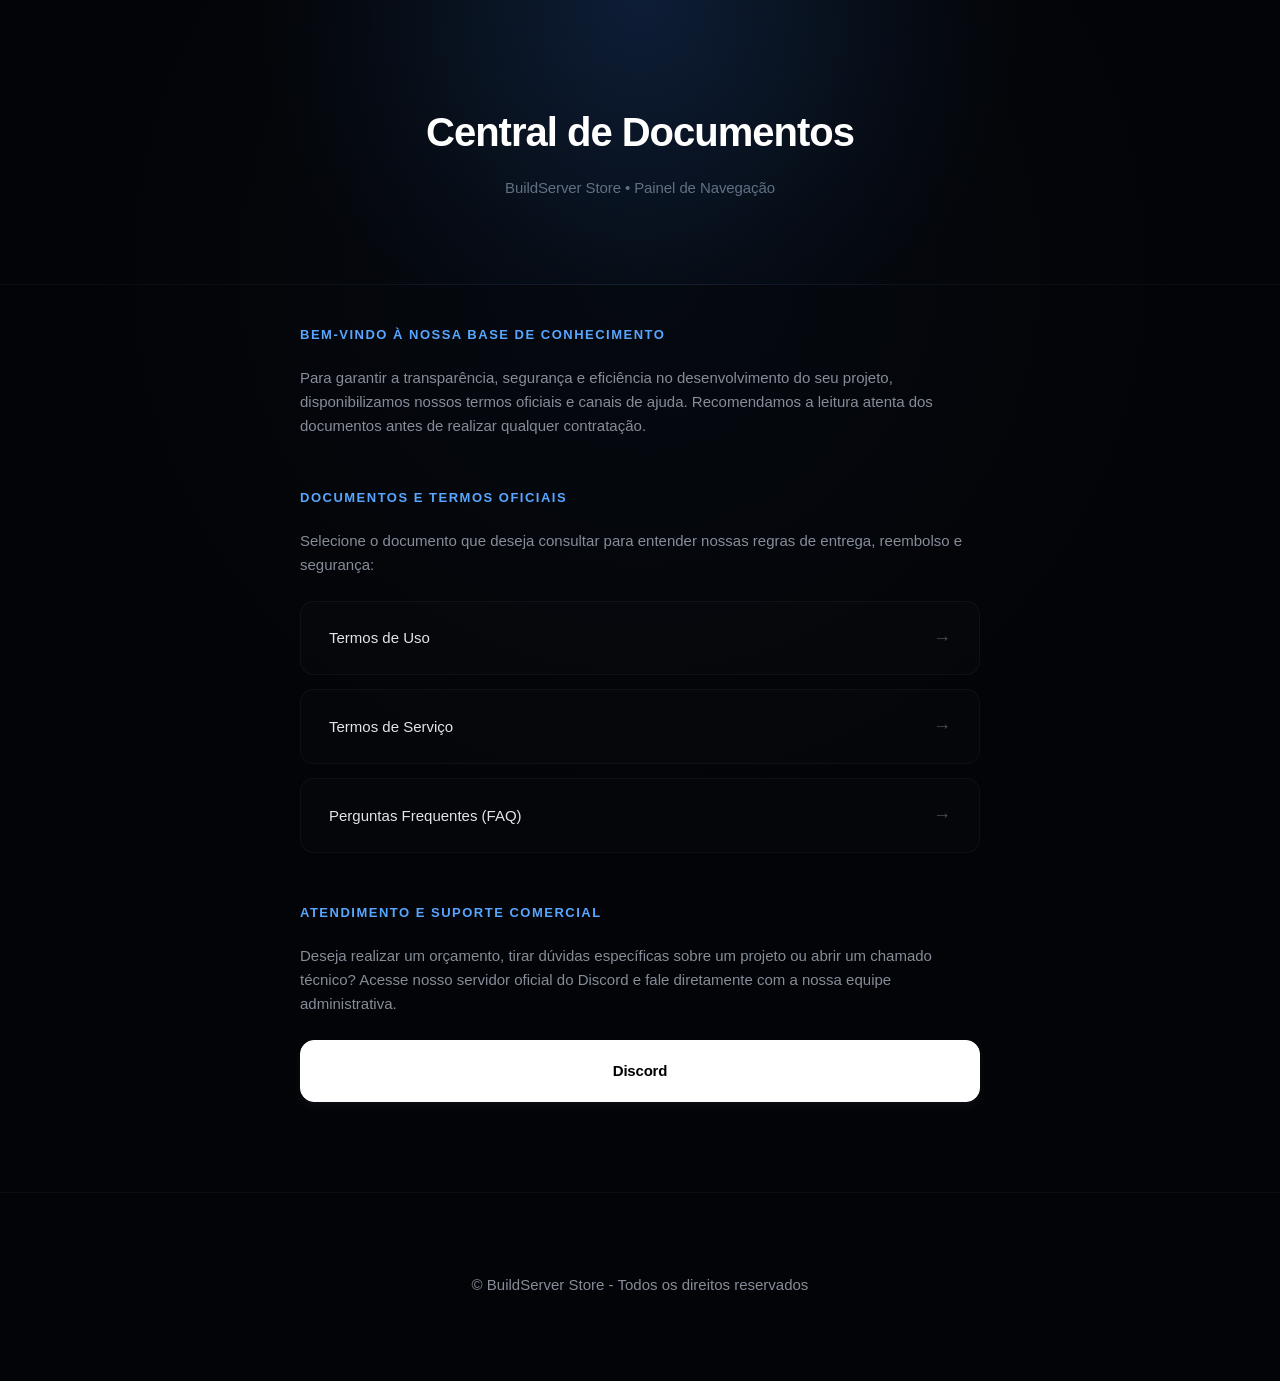
<file: index.html>
<!DOCTYPE html>
<html lang="pt-BR">
<head>
  <meta charset="UTF-8">
  <meta name="viewport" content="width=device-width, initial-scale=1.0">
  <title>Central de Documentos - BuildServer Store</title>
  <!-- Mantido apenas o lobby.css para evitar conflitos de estilo -->
  <link rel="stylesheet" href="lobby.css">
</head>
<body>

  <header>
    <h1>Central de Documentos</h1>
    <p>BuildServer Store • Painel de Navegação</p>
  </header>

  <main>

    <section>
      <h2>Bem-vindo à nossa base de conhecimento</h2>
      <p>
        Para garantir a transparência, segurança e eficiência no desenvolvimento do seu projeto, disponibilizamos nossos termos oficiais e canais de ajuda. Recomendamos a leitura atenta dos documentos antes de realizar qualquer contratação.
      </p>
    </section>

    <section>
      <h2>Documentos e Termos Oficiais</h2>
      <p>
        Selecione o documento que deseja consultar para entender nossas regras de entrega, reembolso e segurança:
      </p>
      
      <div id="feedback-box">
        <a href="termosdeuso.html"><button type="button">Termos de Uso</button></a>
        <a href="termosdeservico.html"><button type="button">Termos de Serviço</button></a>
        <a href="faq.html"><button type="button">Perguntas Frequentes (FAQ)</button></a>
      </div>
    </section>

    <section>
      <h2>Atendimento e Suporte Comercial</h2>
      <p>
        Deseja realizar um orçamento, tirar dúvidas específicas sobre um projeto ou abrir um chamado técnico? Acesse nosso servidor oficial do Discord e fale diretamente com a nossa equipe administrativa.
      </p>
      <p class="links-suporte">
        <a href="https://discord.gg/ektXyWvjNK" target="_blank" rel="noopener noreferrer">Discord</a>
      </p>
    </section>

  </main>

  <footer>
    <p>© BuildServer Store - Todos os direitos reservados</p>
  </footer>

  <!-- O SCRIPT DO EFEITO DE ILUMINAÇÃO ENTRA EXATAMENTE AQUI -->
  <script>
    document.querySelectorAll('#feedback-box button').forEach(button => {
      button.addEventListener('mousemove', e => {
        const rect = button.getBoundingClientRect();
        const x = e.clientX - rect.left;
        const y = e.clientY - rect.top;
        
        button.style.setProperty('--mouse-x', `${x}px`);
        button.style.setProperty('--mouse-y', `${y}px`);
      });
    });
  </script>

</body>
</html>
</file>
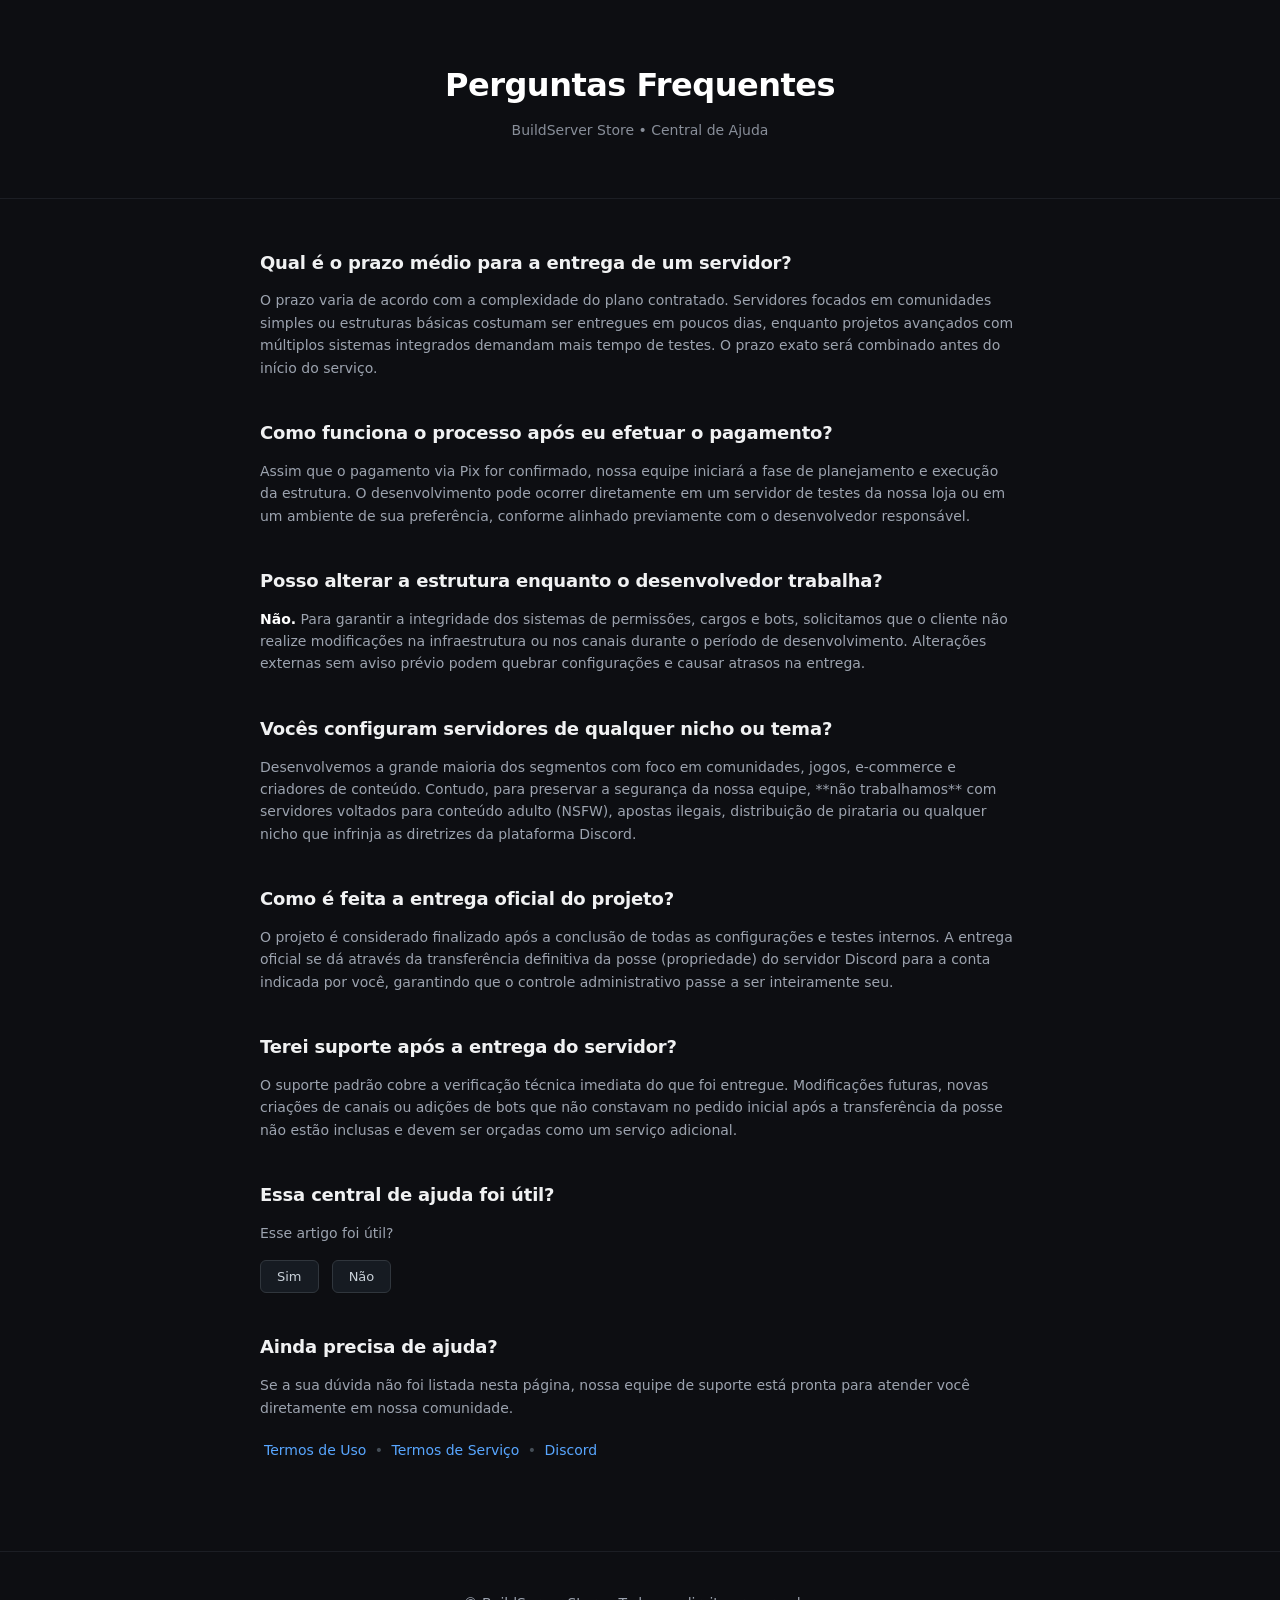
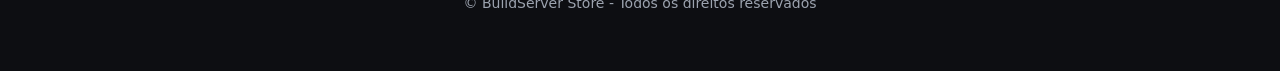
<file: faq.html>
<!DOCTYPE html>
<html lang="pt-BR">
<head>
  <meta charset="UTF-8">
  <meta name="viewport" content="width=device-width, initial-scale=1.0">
  <title>Perguntas Frequentes - BuildServer Store</title>
  <link rel="stylesheet" href="style.css">
</head>
<body>

  <header>
    <h1>Perguntas Frequentes</h1>
    <p>BuildServer Store • Central de Ajuda</p>
  </header>

  <main>

    <section>
      <h2>Qual é o prazo médio para a entrega de um servidor?</h2>
      <p>
        O prazo varia de acordo com a complexidade do plano contratado. Servidores focados em comunidades simples ou estruturas básicas costumam ser entregues em poucos dias, enquanto projetos avançados com múltiplos sistemas integrados demandam mais tempo de testes. O prazo exato será combinado antes do início do serviço.
      </p>
    </section>

    <section>
      <h2>Como funciona o processo após eu efetuar o pagamento?</h2>
      <p>
        Assim que o pagamento via Pix for confirmado, nossa equipe iniciará a fase de planejamento e execução da estrutura. O desenvolvimento pode ocorrer diretamente em um servidor de testes da nossa loja ou em um ambiente de sua preferência, conforme alinhado previamente com o desenvolvedor responsável.
      </p>
    </section>

    <section>
      <h2>Posso alterar a estrutura enquanto o desenvolvedor trabalha?</h2>
      <p>
        <strong>Não.</strong> Para garantir a integridade dos sistemas de permissões, cargos e bots, solicitamos que o cliente não realize modificações na infraestrutura ou nos canais durante o período de desenvolvimento. Alterações externas sem aviso prévio podem quebrar configurações e causar atrasos na entrega.
      </p>
    </section>

    <section>
      <h2>Vocês configuram servidores de qualquer nicho ou tema?</h2>
      <p>
        Desenvolvemos a grande maioria dos segmentos com foco em comunidades, jogos, e-commerce e criadores de conteúdo. Contudo, para preservar a segurança da nossa equipe, **não trabalhamos** com servidores voltados para conteúdo adulto (NSFW), apostas ilegais, distribuição de pirataria ou qualquer nicho que infrinja as diretrizes da plataforma Discord.
      </p>
    </section>

    <section>
      <h2>Como é feita a entrega oficial do projeto?</h2>
      <p>
        O projeto é considerado finalizado após a conclusão de todas as configurações e testes internos. A entrega oficial se dá através da transferência definitiva da posse (propriedade) do servidor Discord para a conta indicada por você, garantindo que o controle administrativo passe a ser inteiramente seu.
      </p>
    </section>

    <section>
      <h2>Terei suporte após a entrega do servidor?</h2>
      <p>
        O suporte padrão cobre a verificação técnica imediata do que foi entregue. Modificações futuras, novas criações de canais ou adições de bots que não constavam no pedido inicial após a transferência da posse não estão inclusas e devem ser orçadas como um serviço adicional.
      </p>
    </section>

    <!-- FEEDBACK -->
    <section>
      <h2>Essa central de ajuda foi útil?</h2>
      <p>Esse artigo foi útil?</p>

      <div id="feedback-box">
        <button onclick="sendFeedback('sim')">Sim</button>
        <button onclick="sendFeedback('nao')">Não</button>
      </div>

      <p id="feedback-msg" class="success-text" style="display:none;">
        Obrigado por seu feedback!
      </p>
    </section>

    <section>
      <h2>Ainda precisa de ajuda?</h2>
      <p>
        Se a sua dúvida não foi listada nesta página, nossa equipe de suporte está pronta para atender você diretamente em nossa comunidade.
      </p>
      <p class="links-suporte">
        <a href="termosdeuso.html">Termos de Uso</a> • 
        <a href="termosdeservico.html">Termos de Serviço</a> • 
        <a href="https://discord.gg/ektXyWvjNK" target="_blank" rel="noopener noreferrer">Discord</a>
      </p>
    </section>

  </main>

  <footer>
    <p>© BuildServer Store - Todos os direitos reservados</p>
  </footer>

  <script>
    function sendFeedback(type) {
      document.getElementById("feedback-box").style.display = "none";
      document.getElementById("feedback-msg").style.display = "block";
    }
  </script>

</body>
</html>
</file>
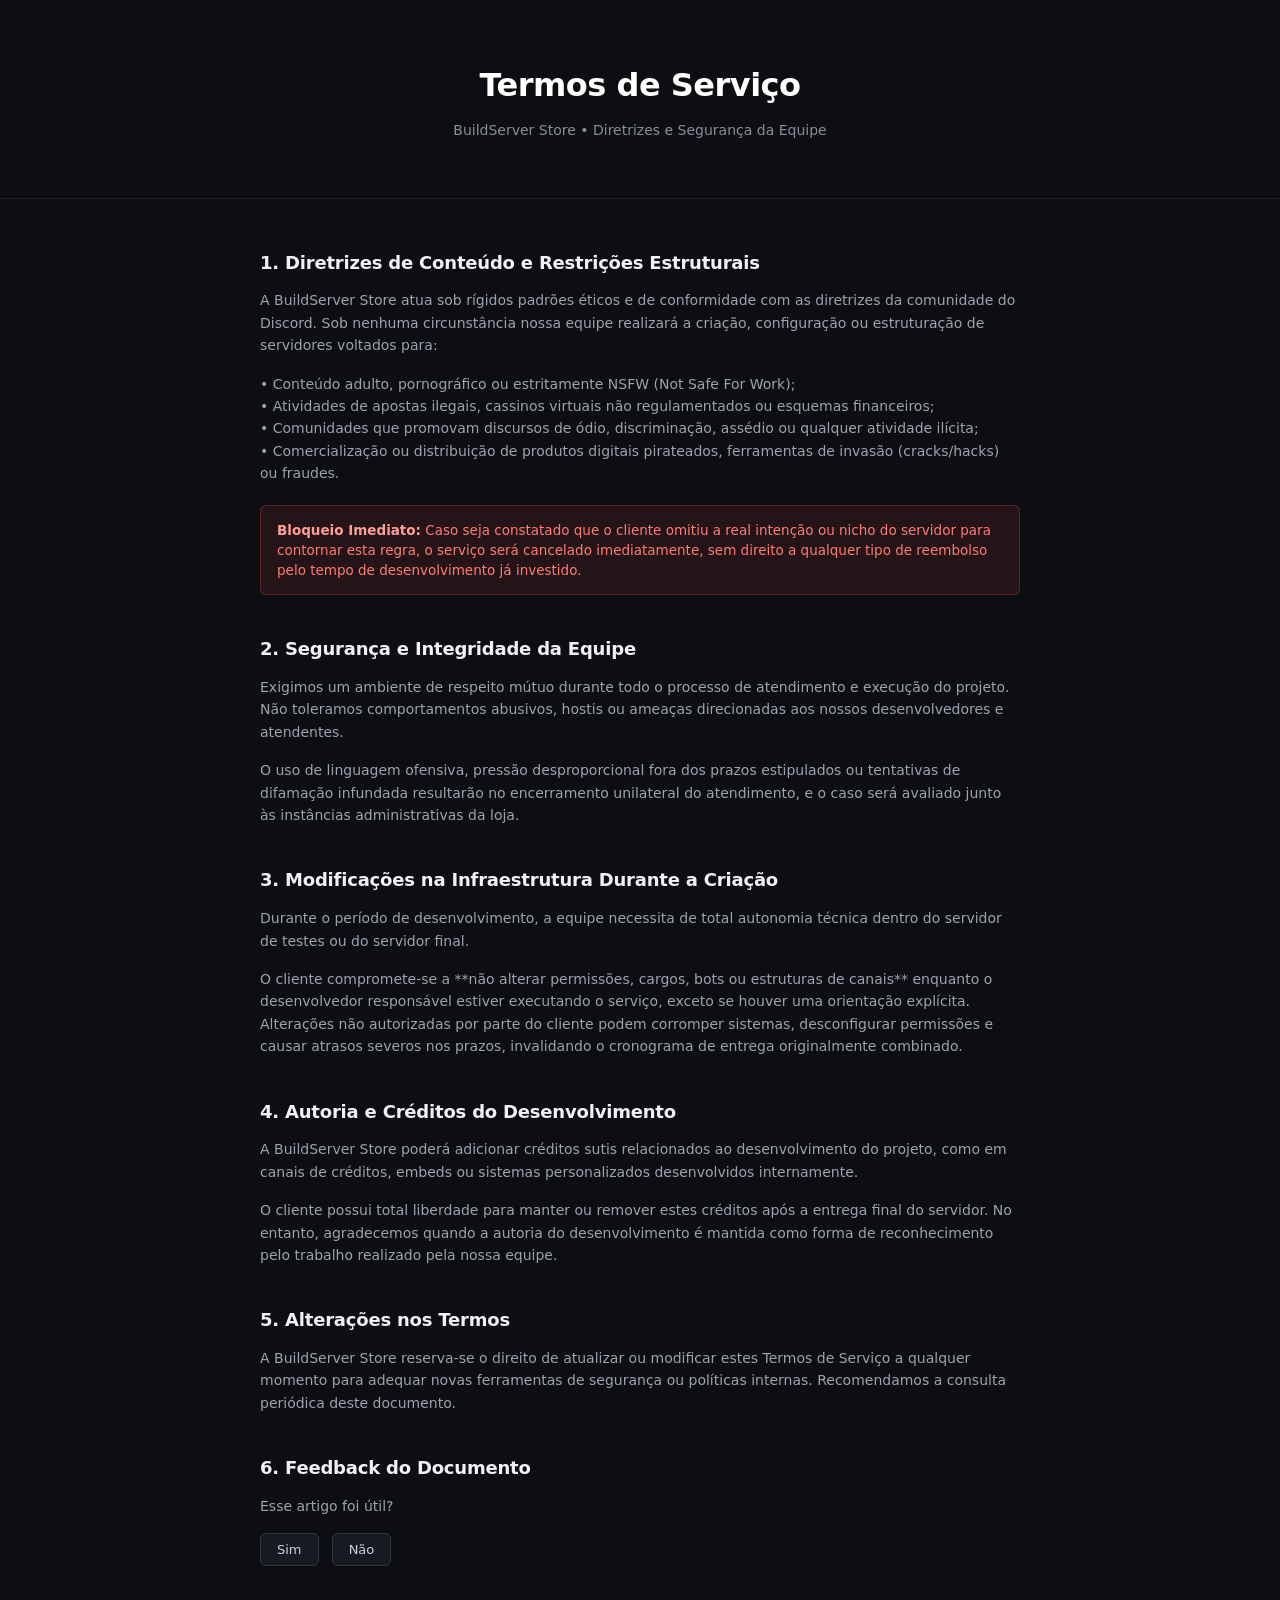
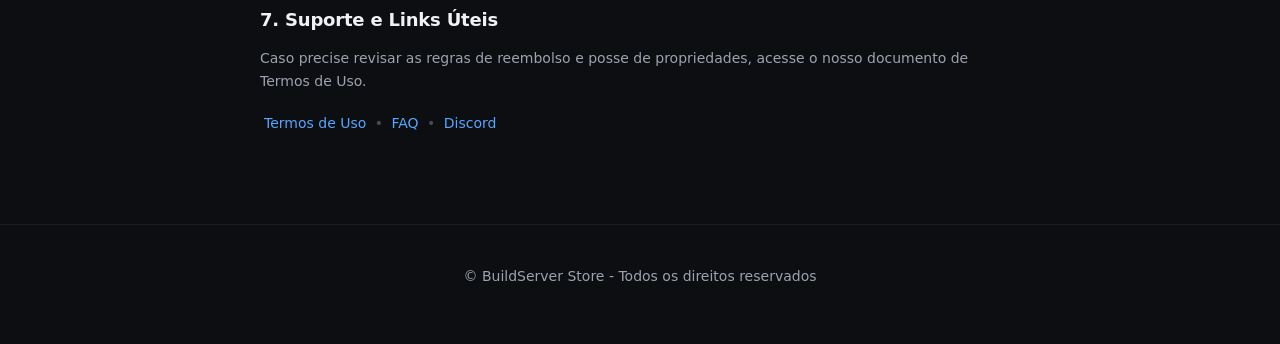
<file: termosdeservico.html>
<!DOCTYPE html>
<html lang="pt-BR">
<head>
  <meta charset="UTF-8">
  <meta name="viewport" content="width=device-width, initial-scale=1.0">
  <title>Termos de Serviço - BuildServer Store</title>
  <link rel="stylesheet" href="style.css">
  <link rel="stylesheet" href="termosdeservico.css"
</head>
<body>

  <header>
    <h1>Termos de Serviço</h1>
    <p>BuildServer Store • Diretrizes e Segurança da Equipe</p>
  </header>

  <main>

    <section>
      <h2>1. Diretrizes de Conteúdo e Restrições Estruturais</h2>
      <p>
        A BuildServer Store atua sob rígidos padrões éticos e de conformidade com as diretrizes da comunidade do Discord. Sob nenhuma circunstância nossa equipe realizará a criação, configuração ou estruturação de servidores voltados para:
      </p>
      <p>
        • Conteúdo adulto, pornográfico ou estritamente NSFW (Not Safe For Work);<br>
        • Atividades de apostas ilegais, cassinos virtuais não regulamentados ou esquemas financeiros;<br>
        • Comunidades que promovam discursos de ódio, discriminação, assédio ou qualquer atividade ilícita;<br>
        • Comercialização ou distribuição de produtos digitais pirateados, ferramentas de invasão (cracks/hacks) ou fraudes.
      </p>
      <div class="callout callout-danger">
        <strong>Bloqueio Imediato:</strong> Caso seja constatado que o cliente omitiu a real intenção ou nicho do servidor para contornar esta regra, o serviço será cancelado imediatamente, sem direito a qualquer tipo de reembolso pelo tempo de desenvolvimento já investido.
      </div>
    </section>

    <section>
      <h2>2. Segurança e Integridade da Equipe</h2>
      <p>
        Exigimos um ambiente de respeito mútuo durante todo o processo de atendimento e execução do projeto. Não toleramos comportamentos abusivos, hostis ou ameaças direcionadas aos nossos desenvolvedores e atendentes.
      </p>
      <p>
        O uso de linguagem ofensiva, pressão desproporcional fora dos prazos estipulados ou tentativas de difamação infundada resultarão no encerramento unilateral do atendimento, e o caso será avaliado junto às instâncias administrativas da loja.
      </p>
    </section>

    <section>
      <h2>3. Modificações na Infraestrutura Durante a Criação</h2>
      <p>
        Durante o período de desenvolvimento, a equipe necessita de total autonomia técnica dentro do servidor de testes ou do servidor final. 
      </p>
      <p>
        O cliente compromete-se a **não alterar permissões, cargos, bots ou estruturas de canais** enquanto o desenvolvedor responsável estiver executando o serviço, exceto se houver uma orientação explícita. Alterações não autorizadas por parte do cliente podem corromper sistemas, desconfigurar permissões e causar atrasos severos nos prazos, invalidando o cronograma de entrega originalmente combinado.
      </p>
    </section>

    <section>
      <h2>4. Autoria e Créditos do Desenvolvimento</h2>
      <p>
        A BuildServer Store poderá adicionar créditos sutis relacionados ao desenvolvimento do projeto, como em canais de créditos, embeds ou sistemas personalizados desenvolvidos internamente.
      </p>
      <p>
        O cliente possui total liberdade para manter ou remover estes créditos após a entrega final do servidor. No entanto, agradecemos quando a autoria do desenvolvimento é mantida como forma de reconhecimento pelo trabalho realizado pela nossa equipe.
      </p>
    </section>

    <section>
      <h2>5. Alterações nos Termos</h2>
      <p>
        A BuildServer Store reserva-se o direito de atualizar ou modificar estes Termos de Serviço a qualquer momento para adequar novas ferramentas de segurança ou políticas internas. Recomendamos a consulta periódica deste documento.
      </p>
    </section>

    <!-- FEEDBACK -->
    <section>
      <h2>6. Feedback do Documento</h2>
      <p>Esse artigo foi útil?</p>

      <div id="feedback-box">
        <button onclick="sendFeedback('sim')">Sim</button>
        <button onclick="sendFeedback('nao')">Não</button>
      </div>

      <p id="feedback-msg" class="success-text" style="display:none;">
        Obrigado por seu feedback!
      </p>
    </section>

    <section>
      <h2>7. Suporte e Links Úteis</h2>
      <p>
        Caso precise revisar as regras de reembolso e posse de propriedades, acesse o nosso documento de Termos de Uso.
      </p>
      <p class="links-suporte">
        <a href="termosdeuso.html">Termos de Uso</a> • 
        <a href="faq.html">FAQ</a> • 
        <a href="https://discord.gg/ektXyWvjNK" target="_blank" rel="noopener noreferrer">Discord</a>
      </p>
    </section>

  </main>

  <footer>
    <p>© BuildServer Store - Todos os direitos reservados</p>
  </footer>

  <script>
    function sendFeedback(type) {
      document.getElementById("feedback-box").style.display = "none";
      document.getElementById("feedback-msg").style.display = "block";
    }
  </script>

</body>
</html>
</file>
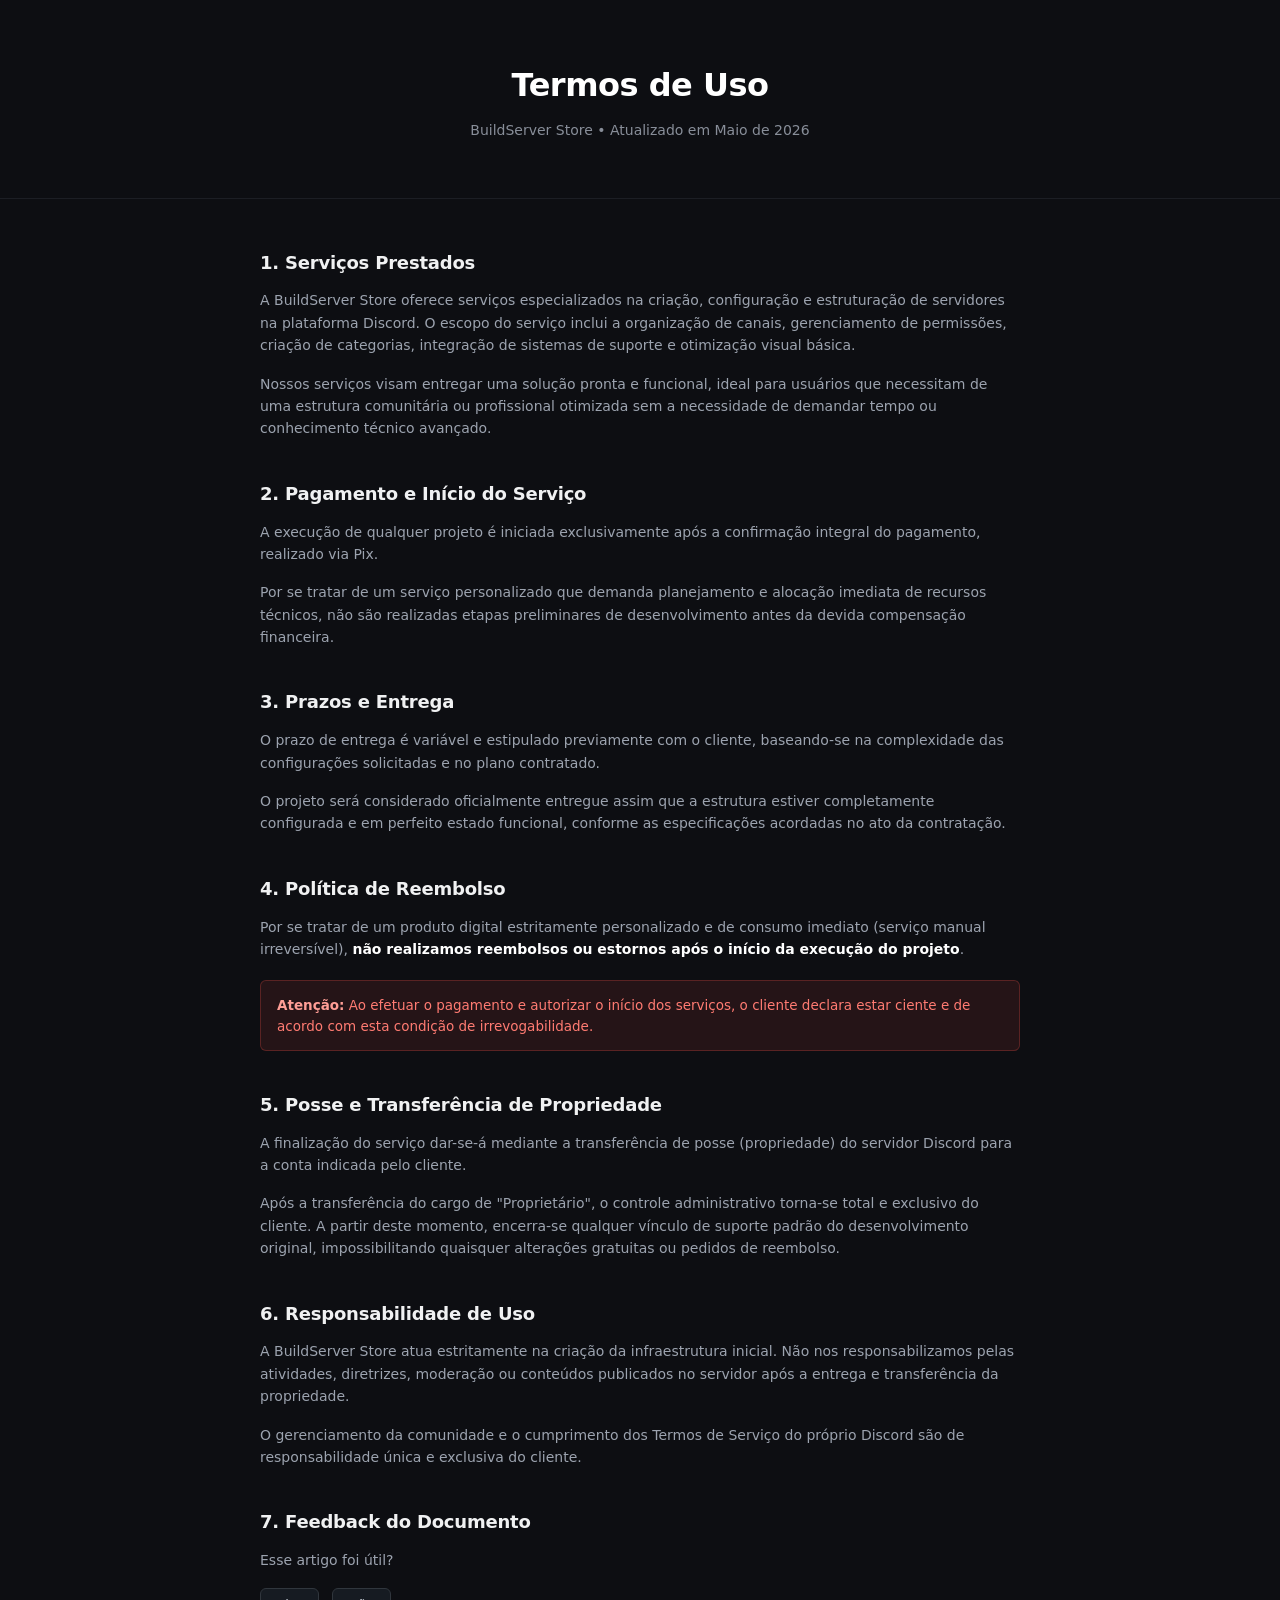
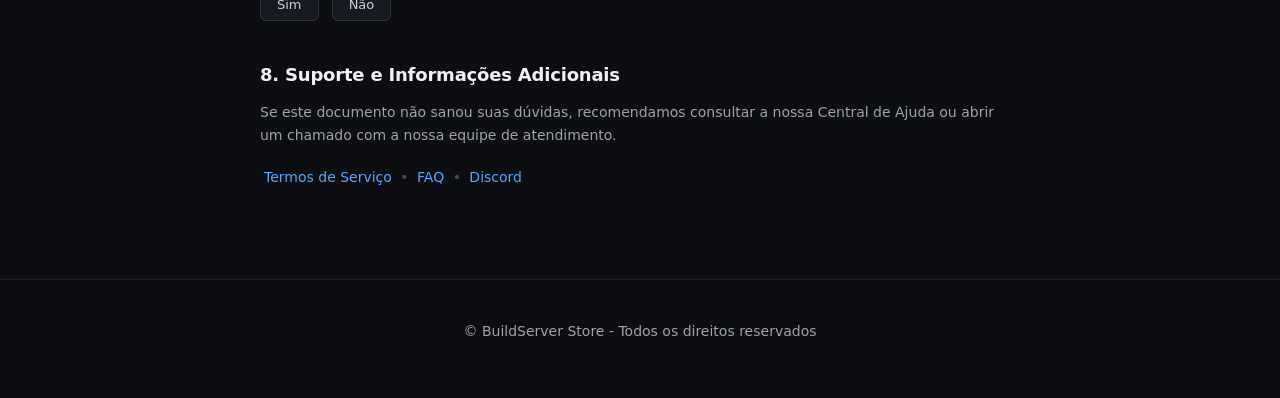
<file: termosdeuso.html>
<!DOCTYPE html>
<html lang="pt-BR">
<head>
  <meta charset="UTF-8">
  <meta name="viewport" content="width=device-width, initial-scale=1.0">
  <title>Termos de Uso - BuildServer Store</title>
  <link rel="stylesheet" href="style.css">
</head>
<body>

  <header>
    <h1>Termos de Uso</h1>
    <p>BuildServer Store • Atualizado em Maio de 2026</p>
  </header>

  <main>

    <section>
      <h2>1. Serviços Prestados</h2>
      <p>
        A BuildServer Store oferece serviços especializados na criação, configuração e estruturação de servidores na plataforma Discord. O escopo do serviço inclui a organização de canais, gerenciamento de permissões, criação de categorias, integração de sistemas de suporte e otimização visual básica.
      </p>
      <p>
        Nossos serviços visam entregar uma solução pronta e funcional, ideal para usuários que necessitam de uma estrutura comunitária ou profissional otimizada sem a necessidade de demandar tempo ou conhecimento técnico avançado.
      </p>
    </section>

    <section>
      <h2>2. Pagamento e Início do Serviço</h2>
      <p>
        A execução de qualquer projeto é iniciada exclusivamente após a confirmação integral do pagamento, realizado via Pix. 
      </p>
      <p>
        Por se tratar de um serviço personalizado que demanda planejamento e alocação imediata de recursos técnicos, não são realizadas etapas preliminares de desenvolvimento antes da devida compensação financeira.
      </p>
    </section>

    <section>
      <h2>3. Prazos e Entrega</h2>
      <p>
        O prazo de entrega é variável e estipulado previamente com o cliente, baseando-se na complexidade das configurações solicitadas e no plano contratado. 
      </p>
      <p>
        O projeto será considerado oficialmente entregue assim que a estrutura estiver completamente configurada e em perfeito estado funcional, conforme as especificações acordadas no ato da contratação.
      </p>
    </section>

    <section>
      <h2>4. Política de Reembolso</h2>
      <p>
        Por se tratar de um produto digital estritamente personalizado e de consumo imediato (serviço manual irreversível), <strong>não realizamos reembolsos ou estornos após o início da execução do projeto</strong>.
      </p>
      <!-- Bloco de destaque para a regra mais importante -->
      <div class="callout callout-danger">
        <strong>Atenção:</strong> Ao efetuar o pagamento e autorizar o início dos serviços, o cliente declara estar ciente e de acordo com esta condição de irrevogabilidade.
      </div>
    </section>

    <section>
      <h2>5. Posse e Transferência de Propriedade</h2>
      <p>
        A finalização do serviço dar-se-á mediante a transferência de posse (propriedade) do servidor Discord para a conta indicada pelo cliente.
      </p>
      <p>
        Após a transferência do cargo de "Proprietário", o controle administrativo torna-se total e exclusivo do cliente. A partir deste momento, encerra-se qualquer vínculo de suporte padrão do desenvolvimento original, impossibilitando quaisquer alterações gratuitas ou pedidos de reembolso.
      </p>
    </section>

    <section>
      <h2>6. Responsabilidade de Uso</h2>
      <p>
        A BuildServer Store atua estritamente na criação da infraestrutura inicial. Não nos responsabilizamos pelas atividades, diretrizes, moderação ou conteúdos publicados no servidor após a entrega e transferência da propriedade.
      </p>
      <p>
        O gerenciamento da comunidade e o cumprimento dos Termos de Serviço do próprio Discord são de responsabilidade única e exclusiva do cliente.
      </p>
    </section>

    <!-- FEEDBACK -->
    <section>
      <h2>7. Feedback do Documento</h2>
      <p>Esse artigo foi útil?</p>

      <div id="feedback-box">
        <button onclick="sendFeedback('sim')">Sim</button>
        <button onclick="sendFeedback('nao')">Não</button>
      </div>

      <p id="feedback-msg" class="success-text" style="display:none;">
        Obrigado por seu feedback!
      </p>
    </section>

    <section>
      <h2>8. Suporte e Informações Adicionais</h2>
      <p>
        Se este documento não sanou suas dúvidas, recomendamos consultar a nossa Central de Ajuda ou abrir um chamado com a nossa equipe de atendimento.
      </p>
      <p class="links-suporte">
        <a href="termosdeservico.html">Termos de Serviço</a> • 
        <a href="faq.html">FAQ</a> • 
        <a href="https://discord.gg/ektXyWvjNK" target="_blank" rel="noopener noreferrer">Discord</a>
      </p>
    </section>

  </main>

  <footer>
    <p>© BuildServer Store - Todos os direitos reservados</p>
  </footer>

  <script>
    function sendFeedback(type) {
      document.getElementById("feedback-box").style.display = "none";
      document.getElementById("feedback-msg").style.display = "block";
    }
  </script>

</body>
</html>
</file>
<file: lobby.css>
/* BuildServer Store - Docs Hub (Animated Elite Dark with Global Screen Glow) */

/* Animação de entrada da página */
@keyframes fadeInUp {
  from {
    opacity: 0;
    transform: translateY(20px);
  }
  to {
    opacity: 1;
    transform: translateY(0);
  }
}

/* Animação do brilho pulsante estático no topo */
@keyframes pulseGlow {
  0% { opacity: 0.6; }
  50% { opacity: 1; }
  100% { opacity: 0.6; }
}

* {
  margin: 0;
  padding: 0;
  box-sizing: border-box;
  font-family: -apple-system, BlinkMacSystemFont, "Segoe UI", Roboto, "Helvetica Neue", Arial, sans-serif;
}

body {
  background: #030407; /* Preto absoluto de fundo */
  color: #f3f4f6;
  line-height: 1.6;
  -webkit-font-smoothing: antialiased;
  overflow-x: hidden;

  /* LANTERNA GLOBAL: Segue o mouse por absolutamente toda a tela */
  background-image: radial-gradient(
    700px circle at var(--mouse-x, 50%) var(--mouse-y, 30%),
    rgba(56, 139, 253, 0.04), /* Brilho azul sutil, padrão premium da Stripe/Vercel */
    transparent 80%
  );
  background-attachment: fixed; /* Mantém a luz travada na tela mesmo ao rolar a página */
}

/* HEADER - Iluminação Neon Animada Fixa no Topo */
header {
  text-align: center;
  padding: 100px 20px 60px 20px;
  background: radial-gradient(circle at top, rgba(56, 139, 253, 0.12) 0%, transparent 55%);
  border-bottom: 1px solid rgba(255, 255, 255, 0.03);
  position: relative;
}

header::before {
  content: '';
  position: absolute;
  top: 0; left: 0; right: 0; bottom: 0;
  background: radial-gradient(circle at top, rgba(56, 139, 253, 0.06) 0%, transparent 40%);
  animation: pulseGlow 4s ease-in-out infinite;
  pointer-events: none;
}

header h1 {
  font-size: 40px;
  font-weight: 800;
  color: #ffffff;
  letter-spacing: -1px;
  animation: fadeInUp 0.6s cubic-bezier(0.16, 1, 0.3, 1) both;
}

header p {
  margin-top: 12px;
  font-size: 15px;
  color: #626f84;
  letter-spacing: -0.1px;
  animation: fadeInUp 0.6s cubic-bezier(0.16, 1, 0.3, 1) both;
  animation-delay: 0.1s;
}

/* CONTEÚDO */
main {
  max-width: 720px;
  margin: auto;
  padding: 40px 20px;
  animation: fadeInUp 0.8s cubic-bezier(0.16, 1, 0.3, 1) both;
  animation-delay: 0.2s;
}

/* SEÇÕES */
section {
  margin-bottom: 50px;
}

h2 {
  font-size: 13px;
  font-weight: 600;
  text-transform: uppercase;
  letter-spacing: 1.5px;
  margin-bottom: 20px;
  color: #58a6ff;
}

p {
  font-size: 15px;
  color: #868d99;
  margin-bottom: 24px;
}

/* GRID DE CARD-LINKS */
#feedback-box {
  display: flex;
  flex-direction: column;
  gap: 14px;
  width: 100%;
}

#feedback-box a {
  text-decoration: none;
  width: 100%;
}

/* CARDS DE NAVEGAÇÃO TRANSLÚCIDOS (Deixam a luz do fundo passar por eles) */
#feedback-box button {
  all: unset;
  display: flex;
  align-items: center;
  justify-content: space-between;
  width: 100%;
  padding: 22px 28px;
  background: rgba(255, 255, 255, 0.01); /* Quase invisível para revelar o efeito do body */
  border: 1px solid rgba(255, 255, 255, 0.04);
  color: #e1e4ea;
  border-radius: 14px;
  font-size: 15px;
  font-weight: 500;
  cursor: pointer;
  box-sizing: border-box;
  position: relative;
  
  transition: 
    background 0.3s ease,
    border-color 0.4s cubic-bezier(0.16, 1, 0.3, 1),
    transform 0.4s cubic-bezier(0.16, 1, 0.3, 1),
    box-shadow 0.4s cubic-bezier(0.16, 1, 0.3, 1);
}

/* Efeito Hover nos Cards */
#feedback-box button:hover {
  background: rgba(255, 255, 255, 0.03); /* Destaca levemente o card focado */
  border-color: rgba(56, 139, 253, 0.35); /* A borda ganha foco cirúrgico */
  color: #ffffff;
  transform: translateY(-4px) scale(1.01);
  box-shadow: 0 12px 30px rgba(0, 0, 0, 0.6);
}

/* Clique mecânico */
#feedback-box button:active {
  transform: translateY(-1px) scale(0.99);
  background: rgba(255, 255, 255, 0.02);
  transition: transform 0.1s ease;
}

/* Seta (→) */
#feedback-box button::after {
  content: '→';
  font-size: 18px;
  color: #484f58;
  transition: transform 0.3s cubic-bezier(0.16, 1, 0.3, 1), color 0.3s ease;
}

#feedback-box button:hover::after {
  color: #58a6ff;
  transform: translateX(6px);
}

/* BOTÃO DE SUPORTE */
.links-suporte a {
  display: flex;
  align-items: center;
  justify-content: center;
  color: #000000;
  background: #ffffff;
  border: 1px solid #ffffff;
  padding: 18px 32px;
  border-radius: 14px;
  font-size: 15px;
  font-weight: 600;
  text-decoration: none;
  letter-spacing: -0.2px;
  box-shadow: 0 4px 12px rgba(255, 255, 255, 0.05);
  transition: all 0.4s cubic-bezier(0.16, 1, 0.3, 1);
}

.links-suporte a:hover {
  background: transparent;
  color: #ffffff;
  border-color: rgba(255, 255, 255, 0.4);
  transform: translateY(-3px);
  box-shadow: 0 15px 30px rgba(255, 255, 255, 0.08);
}

.links-suporte a:active {
  transform: translateY(-1px) scale(0.98);
}

/* FOOTER */
footer {
  text-align: center;
  padding: 80px 20px 60px 20px;
  border-top: 1px solid rgba(255, 255, 255, 0.03);
  font-size: 12px;
  color: #3e444d;
}
</file>
<file: style.css>
/* BuildServer Store - Docs Style (Premium Dark) */

* {
  margin: 0;
  padding: 0;
  box-sizing: border-box;
  font-family: system-ui, -apple-system, "Segoe UI", Roboto, Helvetica, Arial, sans-serif;
}

body {
  background: #0d0e12;
  color: #e3e4e6;
  line-height: 1.6;
  -webkit-font-smoothing: antialiased;
  -moz-osx-font-smoothing: grayscale;
}

/* HEADER */
header {
  text-align: center;
  padding: 60px 20px 40px 20px;
  border-bottom: 1px solid #1c1e24;
}

header h1 {
  font-size: 32px;
  font-weight: 700;
  color: #ffffff;
  letter-spacing: -0.5px;
}

header p {
  margin-top: 8px;
  font-size: 14px;
  color: #888e99;
}

/* CONTEÚDO */
main {
  max-width: 800px;
  margin: auto;
  padding: 50px 20px;
}

/* SEÇÕES */
section {
  margin-bottom: 40px;
}

/* TÍTULOS */
h2 {
  font-size: 18px;
  font-weight: 600;
  margin-bottom: 12px;
  color: #f0f1f2;
  letter-spacing: -0.2px;
}

/* TEXTO */
p {
  font-size: 14px;
  color: #9ca3af;
  margin-bottom: 16px;
}

/* DESTAQUES DE TEXTO (STRONG) */
strong {
  color: #ffffff; /* Texto em negrito ganha destaque em branco puro */
  font-weight: 600;
}

/* CAIXAS DE ALERTA (CALLOUTS) */
.callout {
  padding: 14px 16px;
  margin: 20px 0;
  border-radius: 6px;
  font-size: 13.5px;
  line-height: 1.5;
}

.callout-danger {
  background: rgba(248, 81, 73, 0.1); /* Fundo vermelho sutil */
  border: 1px solid rgba(248, 81, 73, 0.25);
  color: #ff7b72; /* Texto vermelho claro para leitura no escuro */
}

.callout-danger strong {
  color: #ff9e96;
}

/* LINKS */
a {
  color: #58a6ff;
  text-decoration: none;
  font-weight: 500;
  transition: color 0.2s ease;
}

a:hover {
  color: #8abeff;
  text-decoration: underline;
}

.links-suporte {
  margin-top: 20px;
  color: #444d56; /* Cor dos pontos de separação • */
}

.links-suporte a {
  margin: 0 4px;
}

/* BOTÕES (Sim / Não) */
button {
  background: #161b22;
  border: 1px solid #30363d;
  color: #c9d1d9;
  padding: 8px 16px;
  margin-right: 8px;
  border-radius: 6px;
  font-size: 13px;
  font-weight: 500;
  cursor: pointer;
  box-shadow: 0 1px 0 rgba(0, 0, 0, 0.1);
  transition: all 0.2s cubic-bezier(0.4, 0, 0.2, 1);
}

button:hover {
  background: #21262d;
  border-color: #8b949e;
  color: #ffffff;
}

button:active {
  background: #282e38;
  transform: scale(0.98);
}

/* TEXTO DE FEEDBACK COM SUCESSO */
.success-text {
  color: #58a6ff;
  font-size: 14px;
  font-weight: 500;
  margin-top: 12px;
}

/* FOOTER */
footer {
  text-align: center;
  padding: 40px 20px;
  border-top: 1px solid #1c1e24;
  font-size: 12px;
  color: #6e7681;
}

/* SELEÇÃO */
::selection {
  background: #1f6feb;
  color: #ffffff;
}
</file>
<file: termosdeservico.css>
/* BuildServer Store - Docs Style (Premium Dark) */

* {
  margin: 0;
  padding: 0;
  box-sizing: border-box;
  font-family: system-ui, -apple-system, "Segoe UI", Roboto, Helvetica, Arial, sans-serif;
}

body {
  background: #0d0e12;
  color: #e3e4e6;
  line-height: 1.6;
  -webkit-font-smoothing: antialiased;
  -moz-osx-font-smoothing: grayscale;
}

/* HEADER */
header {
  text-align: center;
  padding: 60px 20px 40px 20px;
  border-bottom: 1px solid #1c1e24;
}

header h1 {
  font-size: 32px;
  font-weight: 700;
  color: #ffffff;
  letter-spacing: -0.5px;
}

header p {
  margin-top: 8px;
  font-size: 14px;
  color: #888e99;
}

/* CONTEÚDO */
main {
  max-width: 800px;
  margin: auto;
  padding: 50px 20px;
}

/* SEÇÕES */
section {
  margin-bottom: 40px;
}

/* TÍTULOS */
h2 {
  font-size: 18px;
  font-weight: 600;
  margin-bottom: 12px;
  color: #f0f1f2;
  letter-spacing: -0.2px;
}

/* TEXTO */
p {
  font-size: 14px;
  color: #9ca3af;
  margin-bottom: 16px;
}

/* DESTAQUES DE TEXTO (STRONG) */
strong {
  color: #ffffff;
  font-weight: 600;
}

/* CAIXAS DE ALERTA (CALLOUTS) */
.callout {
  padding: 14px 16px;
  margin: 20px 0;
  border-radius: 6px;
  font-size: 13.5px;
  line-height: 1.5;
}

.callout-danger {
  background: rgba(248, 81, 73, 0.1); /* Fundo vermelho sutil */
  border: 1px solid rgba(248, 81, 73, 0.25);
  color: #ff7b72; /* Texto vermelho claro para leitura no escuro */
}

.callout-danger strong {
  color: #ff9e96;
}

/* LINKS */
a {
  color: #58a6ff;
  text-decoration: none;
  font-weight: 500;
  transition: color 0.2s ease;
}

a:hover {
  color: #8abeff;
  text-decoration: underline;
}

.links-suporte {
  margin-top: 20px;
  color: #444d56;
}

.links-suporte a {
  margin: 0 4px;
}

/* BOTÕES (Sim / Não) */
button {
  background: #161b22;
  border: 1px solid #30363d;
  color: #c9d1d9;
  padding: 8px 16px;
  margin-right: 8px;
  border-radius: 6px;
  font-size: 13px;
  font-weight: 500;
  cursor: pointer;
  box-shadow: 0 1px 0 rgba(0, 0, 0, 0.1);
  transition: all 0.2s cubic-bezier(0.4, 0, 0.2, 1);
}

button:hover {
  background: #21262d;
  border-color: #8b949e;
  color: #ffffff;
}

button:active {
  background: #282e38;
  transform: scale(0.98);
}

/* TEXTO DE FEEDBACK COM SUCESSO */
.success-text {
  color: #58a6ff;
  font-size: 14px;
  font-weight: 500;
  margin-top: 12px;
}

/* FOOTER */
footer {
  text-align: center;
  padding: 40px 20px;
  border-top: 1px solid #1c1e24;
  font-size: 12px;
  color: #6e7681;
}

/* SELEÇÃO */
::selection {
  background: #1f6feb;
  color: #ffffff;
}
</file>
